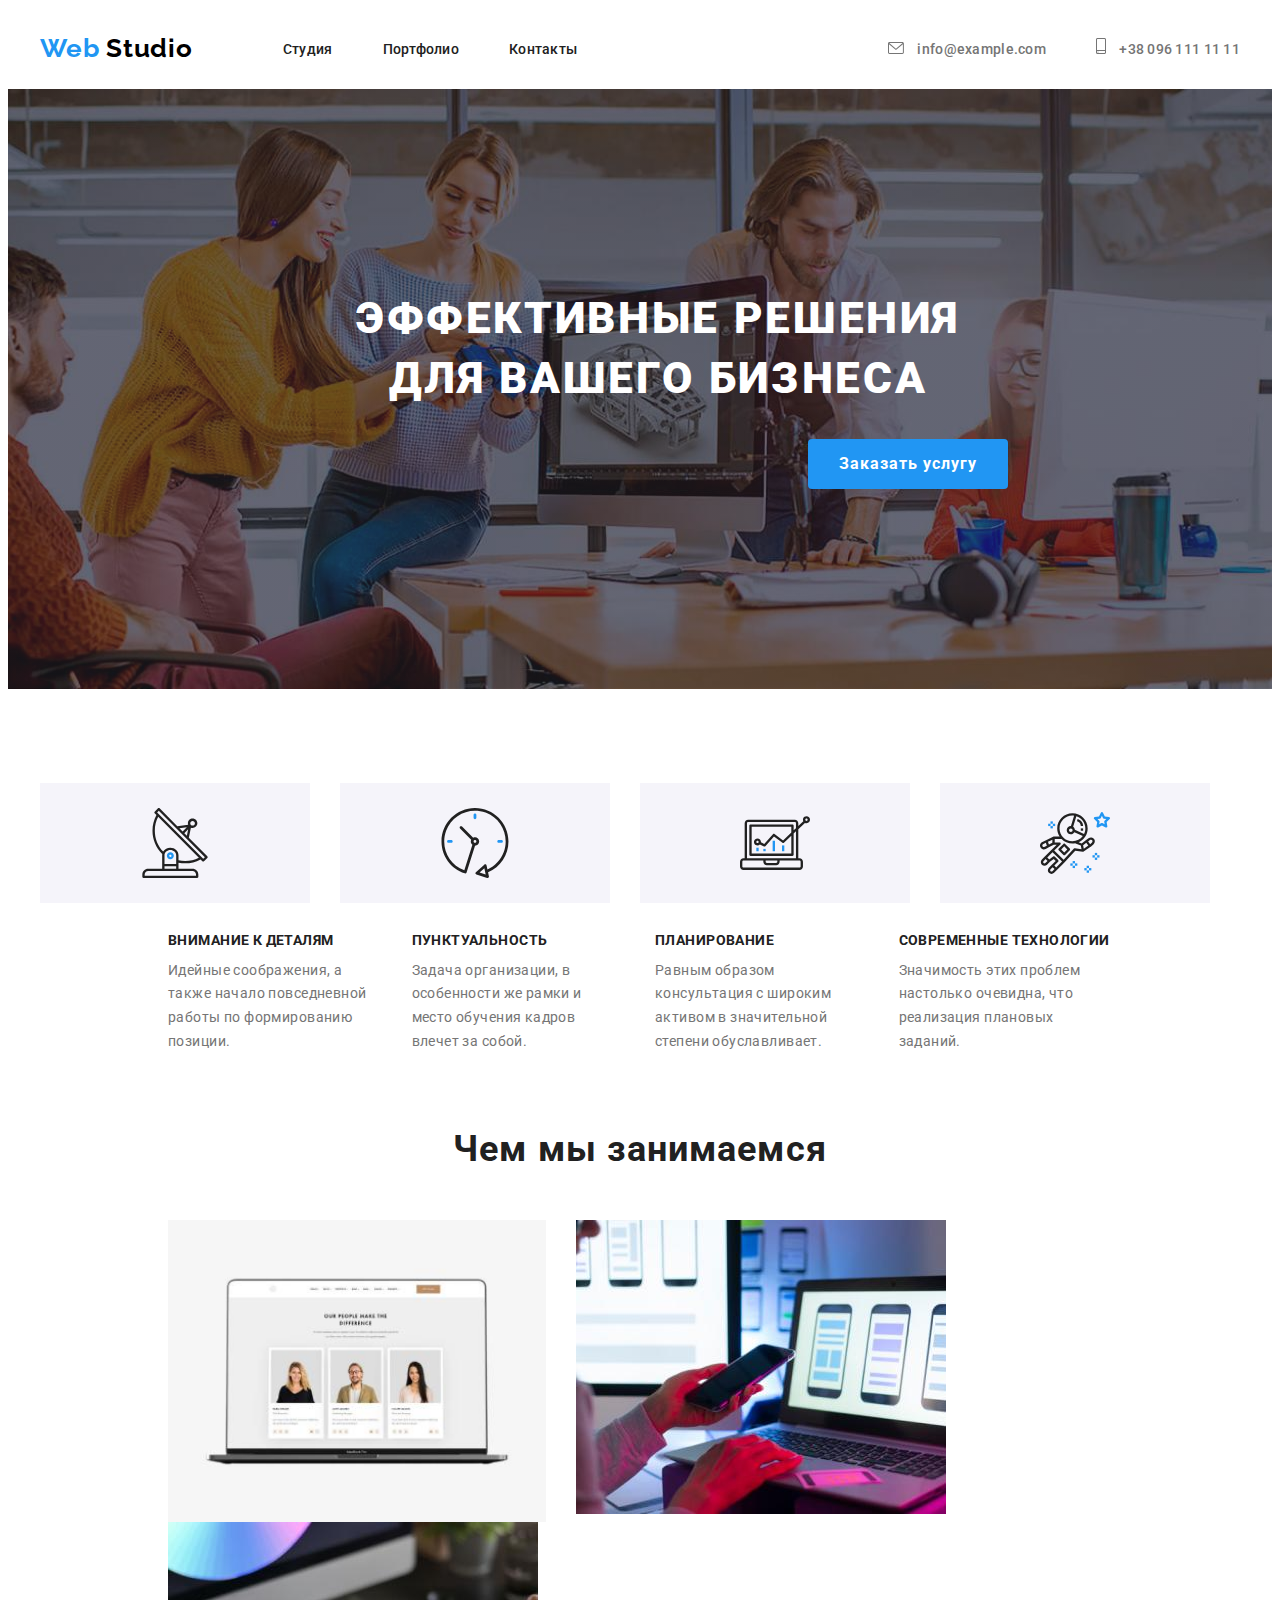
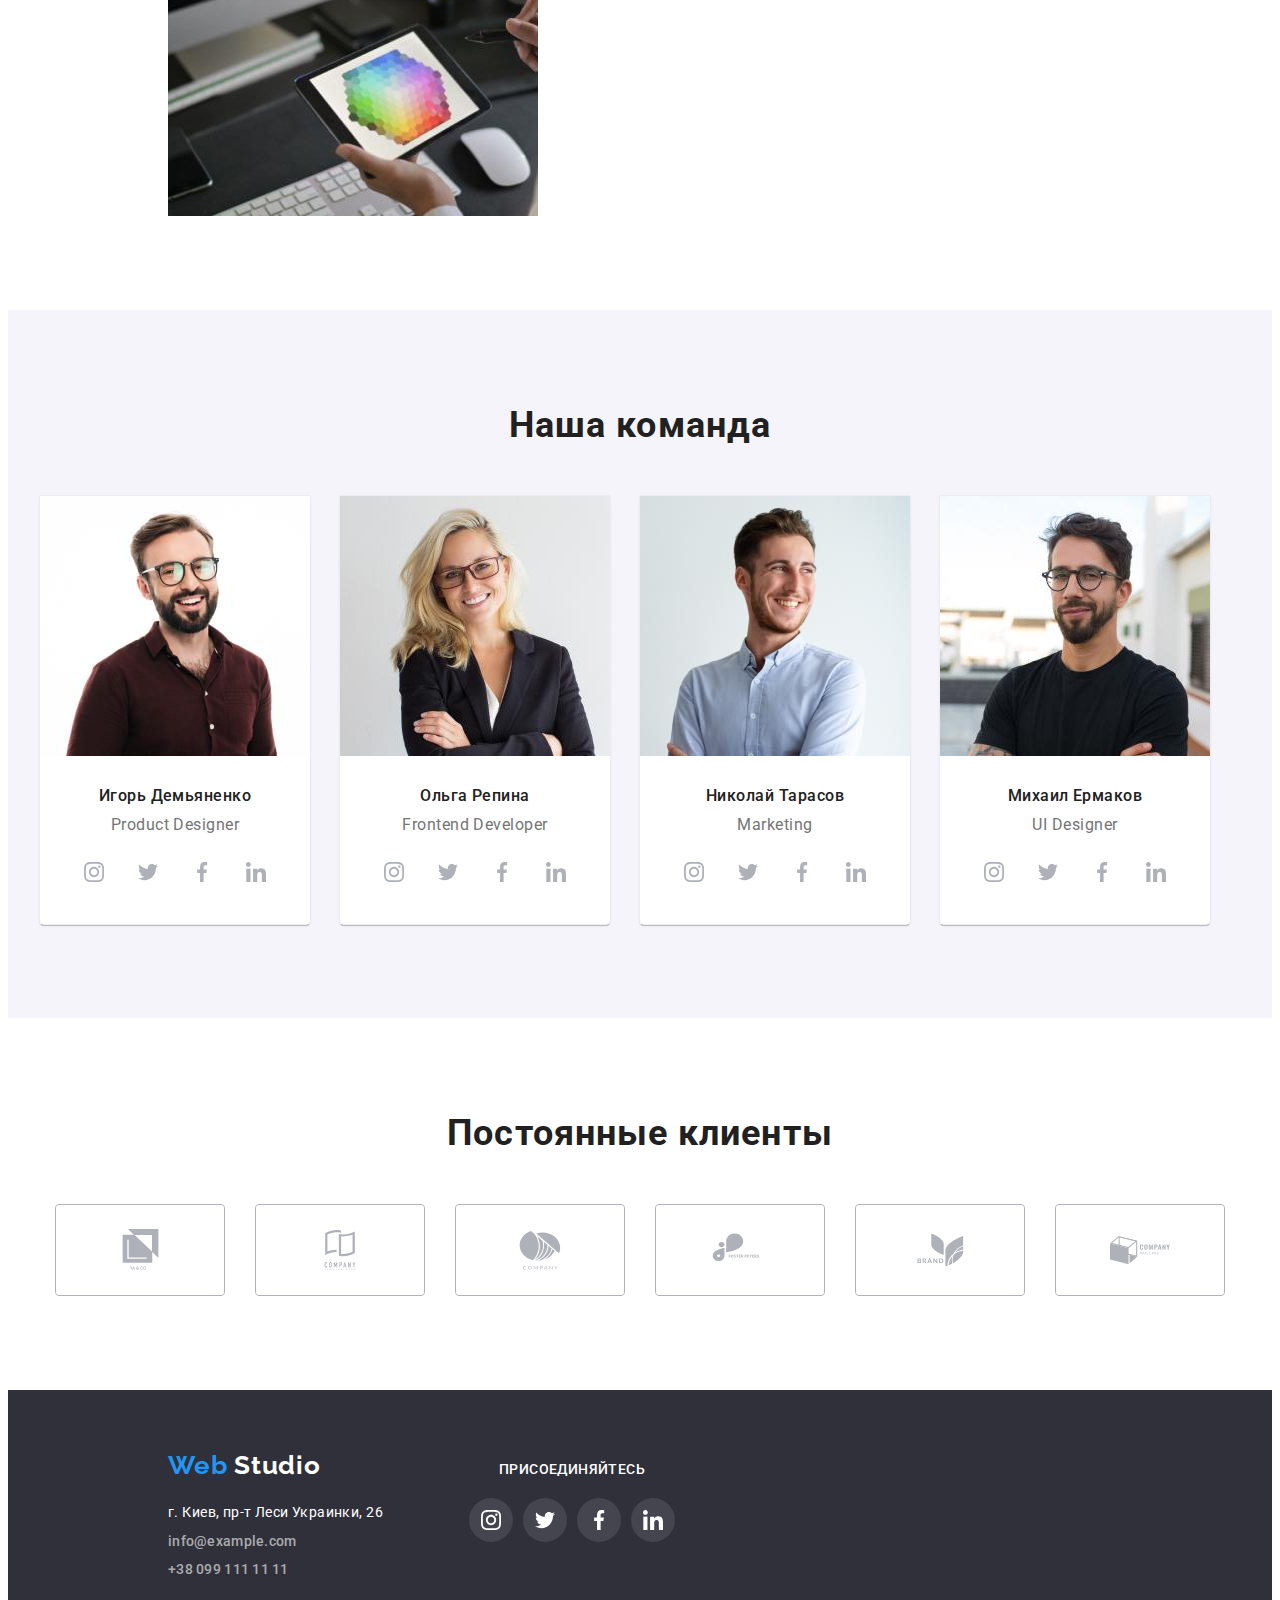
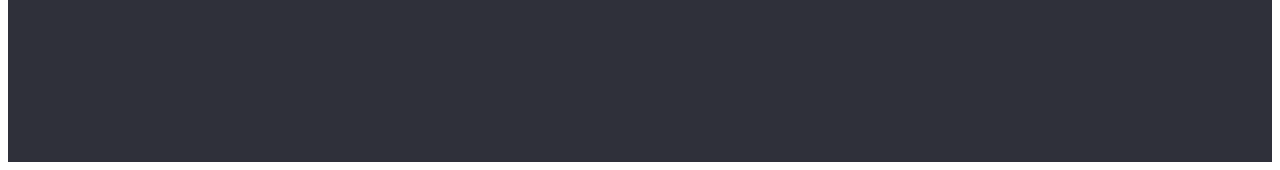
<file: index.html>
<!DOCTYPE html>
<html lang="ru">

<head>
    <meta charset="UTF-8">
    <meta http-equiv="X-UA-Compatible" content="IE=edge">
    <meta name="viewport" content="width=device-width, initial-scale=1.0">
    <title>Document</title>
    <link rel="preconnect" href="https://fonts.googleapis.com">
    <link rel="preconnect" href="https://fonts.gstatic.com" crossorigin>
    <link href="https://fonts.googleapis.com/css2?family=Raleway:wght@700&family=Roboto:wght@400;500;700;900&display=swap"
        rel="stylesheet">
    <link rel="stylesheet" href="https://cdnjs.cloudflare.com/ajax/libs/modern-normalize/1.1.0/modern-normalize.min.css"
        integrity="sha512-wpPYUAdjBVSE4KJnH1VR1HeZfpl1ub8YT/NKx4PuQ5NmX2tKuGu6U/JRp5y+Y8XG2tV+wKQpNHVUX03MfMFn9Q=="
        crossorigin="anonymous" referrerpolicy="no-referrer" />
    <link rel="stylesheet" href="./css/styles.css" />
</head>

<body>
   <header class="header section">
    <div class="container header-container">
    <nav class="header-navigation">
        <a href="" class="header-logo link">
            <span class="header-logo-first-word">Web</span>
            <span class="header-logo-second-word">Studio</span> </a>
            <ul class="list header-list">
                <li class="header-item"><a class="link header-link" href="./index.html">Студия</a></li>
                <li class="header-item"><a class="link header-link" href="./portfolio.html">Портфолио</a></li>
                <li class="header-item"><a class="link header-link" href="">Контакты</a></li>
            </ul>
    </nav>
    <div class="header-connect">
    <ul class="header-contacts list">
        <li class="header-contacts-item">
            <a class="header-mail link" href="mailto:info@example.com">
                <svg class="header-contacts-icon" width="16" height="12">
                    <use href="./images/symbol-defs.svg#icon-envelope"></use>
                </svg>
                info@example.com</a></li>
        <li><a class="header-tel link" href="tel:+380961111111">
            <svg class="header-contacts-icon" width="10" height="16">
                <use href="./images/symbol-defs.svg#icon-smartphone"></use>
            </svg>
            +38 096 111 11 11</a></li>
    </ul>
</ul>
</div>
    </div>
   </header> 

   <main>
    <section class="hero">
        <div class="container h-title">
            <h1 class="hero-title">Эффективные решения для вашего бизнеса</h1>
            <button class="hero-btn" type="button">Заказать услугу</button>
        </div>
    </section>
    <section class="benefits section limit">
        <h2 class="visually-hidden">Преимущества</h2>
            <ul class="benefits-images-list list">
                <li class="benefits-images-item"> 
                    <a href="" class="benefits-images-link">
                        <svg class="benefits-images-icon" width="70" height="70">
                            <use href="./images/symbol-defs.svg#icon-antenna-1"></use>
                        </svg>
                    </a>
                </li>
                <li class="benefits-images-item">
                    <a href="" class="benefits-images-link">
                        <svg class="benefits-images-icon" width="70" height="70">
                            <use href="./images/symbol-defs.svg#icon-clock-1"></use>
                        </svg>
                    </a>
                </li>
                <li class="benefits-images-item">
                    <a href="" class="benefits-images-link">
                        <svg class="benefits-images-icon" width="70" height="70">
                            <use href="./images/symbol-defs.svg#icon-diagram-1"></use>
                        </svg>
                    </a>
                </li>
                <li class="benefits-images-item">
                    <a href="" class="benefits-images-link">
                        <svg class="benefits-images-icon" width="70" height="70">
                            <use href="./images/symbol-defs.svg#icon-astronaut-1"></use>
                        </svg>
                    </a>
                </li>
            </ul>
        <ul class="benefits-list list">
            <li class="benefits-item">
                <h3 class="benefits-title">Внимание к деталям</h3>
                <p class="benefits-text">Идейные соображения, а также начало повседневной работы по формированию позиции.</p>
            </li>
            <li class="benefits-item">
                <h3 class="benefits-title">Пунктуальность</h3>
                <p class="benefits-text">Задача организации, в особенности же рамки и место обучения кадров влечет за собой.</p>
            </li>
            <li class="benefits-item">
                <h3 class="benefits-title">Планирование</h3>
                <p class="benefits-text">Равным образом консультация с широким активом в значительной степени обуславливает.</p>
            </li>
            <li class="benefits-item">
                <h3 class="benefits-title">Современные технологии</h3>
                <p class="benefits-text">Значимость этих проблем настолько очевидна, что реализация плановых заданий.</p>
            </li>
        </ul>
    </section>
    <section class="our-work section">
        <h2 class="our-work-title">Чем мы занимаемся</h2>
        <ul class="our-work-list list">
            <li class="our-work-item">
                <img src="./images/hw2_1.jpg" alt="человек набирает на клавиатуре" width="378" height="302"/>
            </li>
            <li class="our-work-item">
                <img src="./images/2.jpg" alt="экраны смартфонов" width="370" height="294"/>
            </li>
            <li class="our-work-item">
                <img src="./images/3.jpg" alt="цветовая матрица" width="370" height="294"/>
            </li>
        </ul>
    </section>
    <section class="team section">
        <div class="container">
        <h2 class="team-title">Наша команда</h2>
        <ul class="team-list list">
            <li class="team-item">
                <img src="./images/nashkomanda1.jpg" alt="фото Игоря Демьяненко" width="270" height="260" />
                <div class="card-content">
                <h3 class="team-item-title">Игорь Демьяненко</h3>
                <p class="team-item-text" lang="en">Product Designer</p>
                    <ul class="team-social-list list">
                        <li class="team-social-item">
                            <a href="" class="team-social-link">
                                <svg class="team-social-icon" width="20" height="20">
                                    <use href="./images/symbol-defs.svg#icon-instagram-2"></use>
                                </svg>
                            </a>
                        </li>
                        <li class="team-social-item">
                            <a href="" class="team-social-link">
                                <svg class="team-social-icon" width="20" height="20">
                                    <use href="./images/symbol-defs.svg#icon-twitter-1"></use>
                                </svg>
                            </a>
                        </li>
                        <li class="team-social-item">
                            <a href="" class="team-social-link">
                                <svg class="team-social-icon" width="20" height="20">
                                    <use href="./images/symbol-defs.svg#icon-facebook-1"></use>
                                </svg>
                            </a>
                        </li>
                        <li class="team-social-item">
                            <a href="" class="team-social-link">
                                <svg class="team-social-icon" width="20" height="20">
                                    <use href="./images/symbol-defs.svg#icon-linkedin-1"></use>
                                </svg>
                            </a>
                        </li>
                        </ul>
            </div>
            </li>
        
            <li class="team-item">
                <img src="./images/nashkomanda2.jpg" alt="фото Ольги Репиной" width="270" height="260" />
                <div class="card-content">
                <h3 class="team-item-title">Ольга Репина</h3>
                <p class="team-item-text" lang="en">Frontend Developer</p>
            <ul class="team-social-list list">
                <li class="team-social-item">
                    <a href="" class="team-social-link">
                        <svg class="team-social-icon" width="20" height="20">
                            <use href="./images/symbol-defs.svg#icon-instagram-2"></use>
                        </svg>
                    </a>
                </li>
                <li class="team-social-item">
                    <a href="" class="team-social-link">
                        <svg class="team-social-icon" width="20" height="20">
                            <use href="./images/symbol-defs.svg#icon-twitter-1"></use>
                        </svg>
                    </a>
                </li>
                <li class="team-social-item">
                    <a href="" class="team-social-link">
                        <svg class="team-social-icon" width="20" height="20">
                            <use href="./images/symbol-defs.svg#icon-facebook-1"></use>
                        </svg>
                    </a>
                </li>
                <li class="team-social-item">
                    <a href="" class="team-social-link">
                        <svg class="team-social-icon" width="20" height="20">
                            <use href="./images/symbol-defs.svg#icon-linkedin-1"></use>
                        </svg>
                    </a>
                </li>
            </ul>
            </div>
            </li>
            <li class="team-item">
                <img src="./images/nashkomanda3.jpg" alt="фото Николая Тарасова" width="270" height="260" />
                <div class="card-content">
                <h3 class="team-item-title">Николай Тарасов</h3>
                <p class="team-item-text" lang="en">Marketing</p>
            <ul class="team-social-list list">
                <li class="team-social-item">
                    <a href="" class="team-social-link">
                        <svg class="team-social-icon" width="20" height="20">
                            <use href="./images/symbol-defs.svg#icon-instagram-2"></use>
                        </svg>
                    </a>
                </li>
                <li class="team-social-item">
                    <a href="" class="team-social-link">
                        <svg class="team-social-icon" width="20" height="20">
                            <use href="./images/symbol-defs.svg#icon-twitter-1"></use>
                        </svg>
                    </a>
                </li>
                <li class="team-social-item">
                    <a href="" class="team-social-link">
                        <svg class="team-social-icon" width="20" height="20">
                            <use href="./images/symbol-defs.svg#icon-facebook-1"></use>
                        </svg>
                    </a>
                </li>
                <li class="team-social-item">
                    <a href="" class="team-social-link">
                        <svg class="team-social-icon" width="20" height="20">
                            <use href="./images/symbol-defs.svg#icon-linkedin-1"></use>
                        </svg>
                    </a>
                </li>
            </ul>
            </div>
            </li>
            <li class="team-item">
                <img src="./images/nashkomanda4.jpg" alt="фото Михаила Ермакова" width="270" height="260" />
                <div class="card-content">
                <h3 class="team-item-title">Михаил Ермаков</h3>
                <p class="team-item-text" lang="en">UI Designer</p>
            <ul class="team-social-list list">
                <li class="team-social-item">
                    <a href="" class="team-social-link">
                        <svg class="team-social-icon" width="20" height="20">
                            <use href="./images/symbol-defs.svg#icon-instagram-2"></use>
                        </svg>
                    </a>
                </li>
                <li class="team-social-item">
                    <a href="" class="team-social-link">
                        <svg class="team-social-icon" width="20" height="20">
                            <use href="./images/symbol-defs.svg#icon-twitter-1"></use>
                        </svg>
                    </a>
                </li>
                <li class="team-social-item">
                    <a href="" class="team-social-link">
                        <svg class="team-social-icon" width="20" height="20">
                            <use href="./images/symbol-defs.svg#icon-facebook-1"></use>
                        </svg>
                    </a>
                </li>
                <li class="team-social-item">
                    <a href="" class="team-social-link">
                        <svg class="team-social-icon" width="20" height="20">
                            <use href="./images/symbol-defs.svg#icon-linkedin-1"></use>
                        </svg>
                    </a>
                </li>
            </ul>
            </div>
            </li>
        </ul>
        </div>
    </section>
   </main>

    <section class="regular-customers section">
        <div class="regular-customers-container container">
            <h2 class="regular-customers-title">Постоянные клиенты</h2>
            <ul class="regular-customers-list list">
                <li class="regular-customers-item">
                    <a href="" class="regular-customers-link">
                    <svg class="regular-customers-icon" width="41" height="47">
                        <use href="./images/symbol-defs.svg#icon-group"></use>
                    </svg>
                    </a>
                </li>
                <li class="regular-customers-item">
                    <a href="" class="regular-customers-link">
                    <svg class="team-social-icon" width="40" height="52">
                        <use href="./images/symbol-defs.svg#icon-group-1"></use>
                    </svg>
                    </a>
                </li>
                <li class="regular-customers-item">
                    <a href="" class="regular-customers-link">
                    <svg class="regular-customers-icon" width="44" height="42">
                        <use href="./images/symbol-defs.svg#icon-group-2"></use>
                    </svg>
                    </a>
                </li>
                <li class="regular-customers-item">
                    <a href="" class="regular-customers-link">
                    <svg class="regular-customers-icon" width="106" height="60">
                        <use href="./images/symbol-defs.svg#icon-group-3"></use>
                    </svg>
                    </a>
                </li>
                <li class="regular-customers-item">
                    <a href="" class="regular-customers-link">
                    <svg class="regular-customers-icon" width="63" height="46">
                        <use href="./images/symbol-defs.svg#icon-group-4"></use>
                    </svg>
                    </a>
                </li>
                <li class="regular-customers-item">
                    <a href="" class="regular-customers-link">
                    <svg class="regular-customers-icon" width="106" height="60">
                        <use href="./images/symbol-defs.svg#icon-Object"></use>
                    </svg>
                    </a>
                </li>
            </ul>
            
        </div>
    </section>

   <footer class="footer">
       <div class="footer-container">
       <div class="left-container">
    <h2 class="visually-hidden">Контакты</h2>
    <a href="" class="footer-logo link">
    <span class="footer-logo-first-word">Web</span>
    <span class="footer-logo-second-word">Studio</span> </a>
    <address class="contacts-address">
        <ul class="footer-list list">
            <li>
                <a class="address-link link" href="https://goo.gl/maps/wAJw6rY4cvXXhtLZ8" target="_blank" rel="noopener noreferrer">г. Киев, пр-т Леси Украинки, 26</a>
            </li>
            <li>
                <a class="footer-mail link" href="mailto:info@example.com">info@example.com</a>
            </li>
            <li>
                <a class="footer-tel link" href="tel:+380991111111">+38 099 111 11 11</a>
            </li>
        </ul>
    </address>
    </div>
    <div class="right-container" >
        <h3 class="follow-us-title">присоединяйтесь</h3>
        <ul class="follow-us-list list">
            <li class="follow-us-item">
                <a href="" class="follow-us-link">
                    <svg class="follow-us-icon" width="20" height="20">
                        <use href="./images/symbol-defs.svg#icon-instagram-2"></use>
                    </svg>
                </a>
            </li>
            <li class="follow-us-item">
                <a href="" class="follow-us-link">
                    <svg class="follow-us-icon" width="20" height="20">
                        <use href="./images/symbol-defs.svg#icon-twitter-1"></use>
                    </svg>
                </a>
            </li>
            <li class="follow-us-item">
                <a href="" class="follow-us-link">
                    <svg class="follow-us-icon" width="20" height="20">
                        <use href="./images/symbol-defs.svg#icon-facebook-1"></use>
                    </svg>
                </a>
            </li>
            <li class="follow-us-item">
                <a href="" class="follow-us-link">
                    <svg class="follow-us-icon" width="20" height="20">
                        <use href="./images/symbol-defs.svg#icon-linkedin-1"></use>
                    </svg>
                </a>
            </li>
        </ul>
    </div>
    </div>
   </footer>
</body>
</html>
</file>
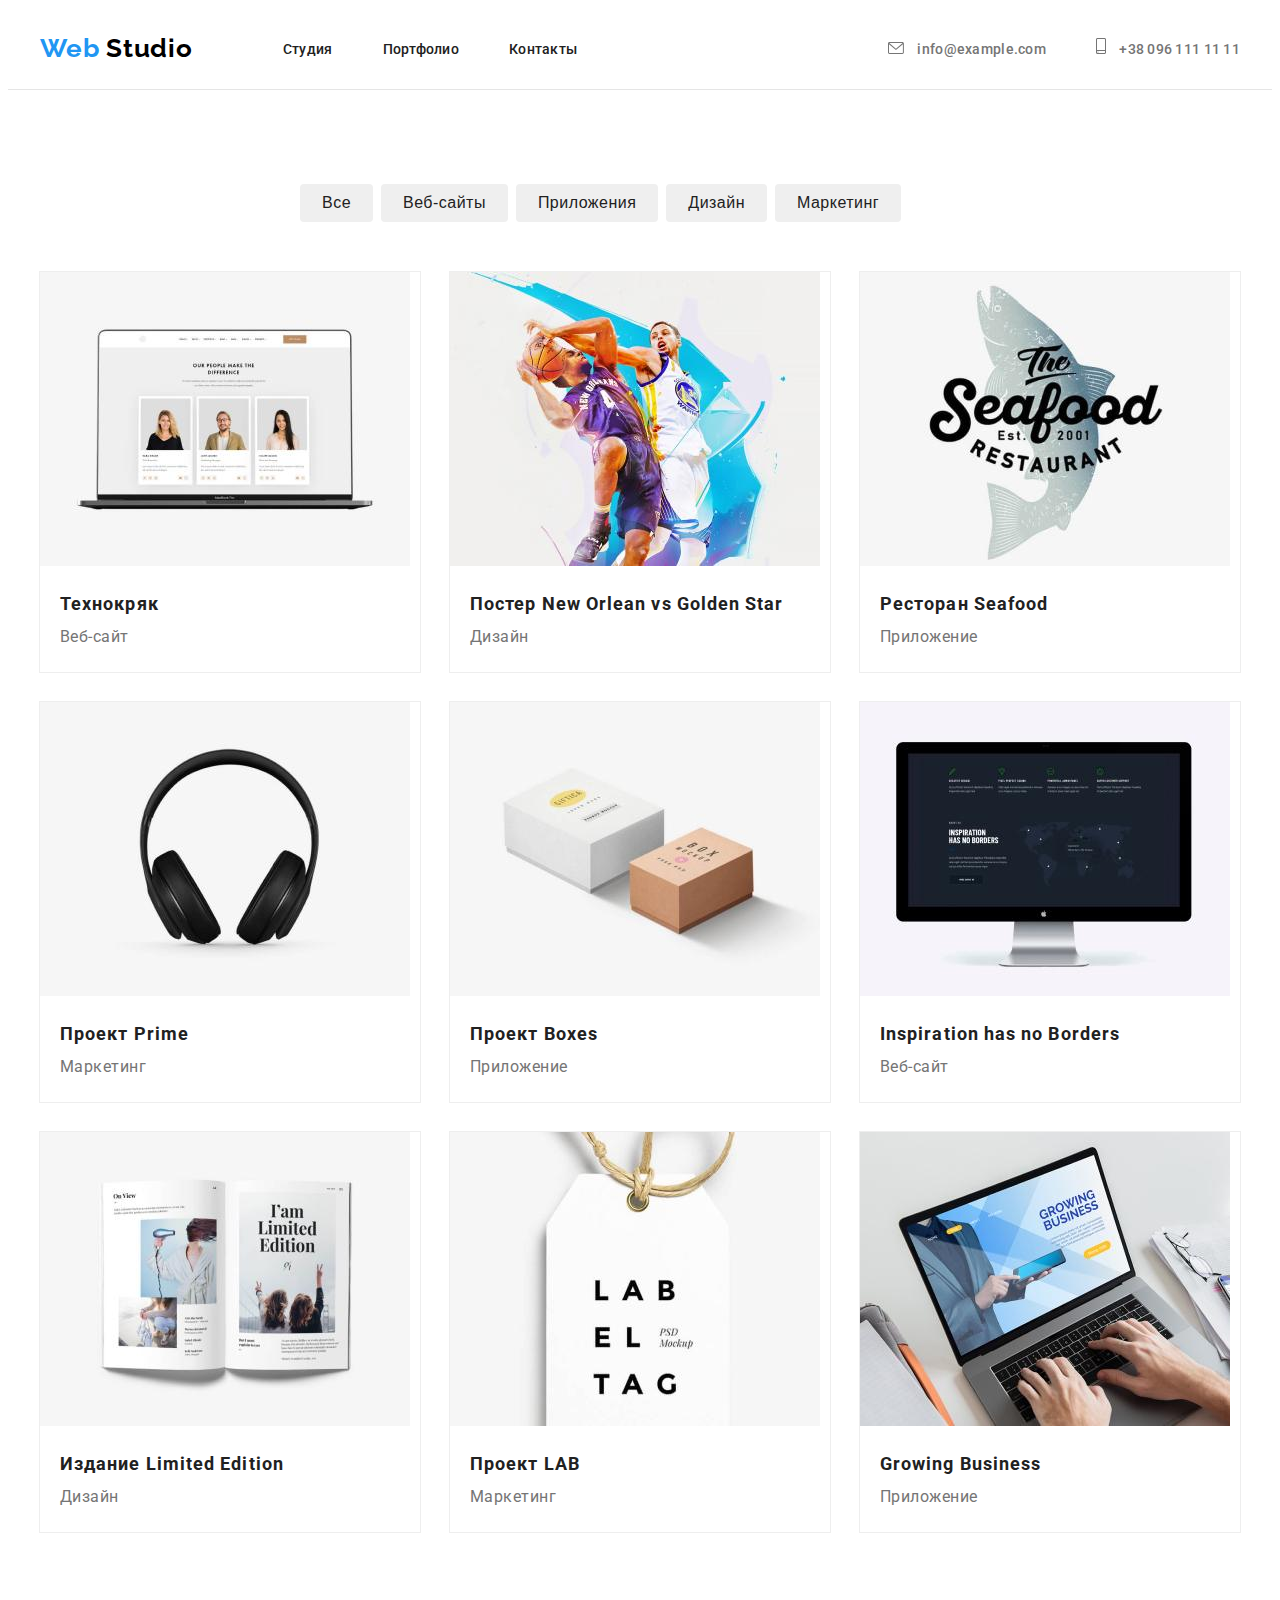
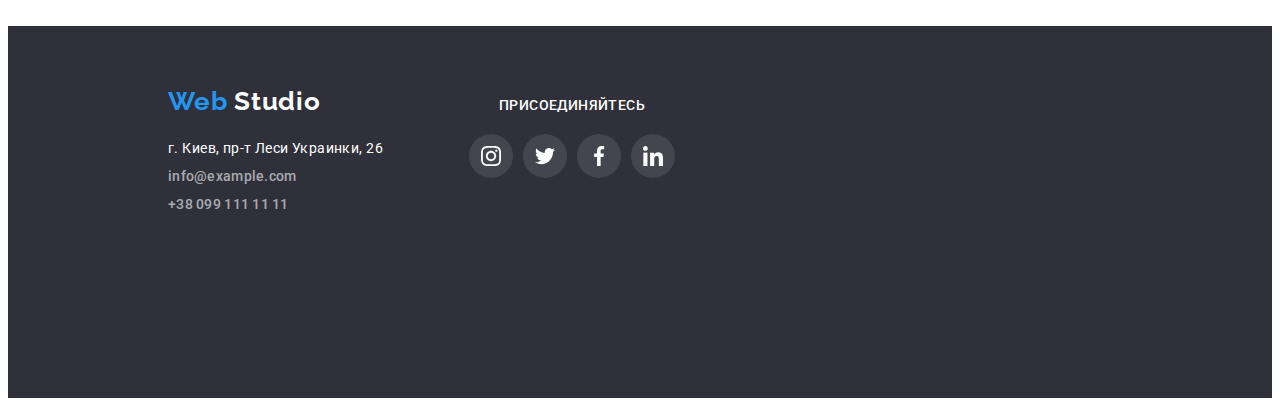
<file: portfolio.html>
<!DOCTYPE html>
<html lang="ru">

<head>
    <meta charset="UTF-8">
    <meta http-equiv="X-UA-Compatible" content="IE=edge">
    <meta name="viewport" content="width=device-width, initial-scale=1.0">
    <title>Document</title>
    <link rel="preconnect" href="https://fonts.googleapis.com">
    <link rel="preconnect" href="https://fonts.gstatic.com" crossorigin>
    <link href="https://fonts.googleapis.com/css2?family=Raleway:wght@700&family=Roboto:wght@400;500;700;900&display=swap"
        rel="stylesheet">
    <link rel="stylesheet" href="https://cdnjs.cloudflare.com/ajax/libs/modern-normalize/1.1.0/modern-normalize.min.css"
        integrity="sha512-wpPYUAdjBVSE4KJnH1VR1HeZfpl1ub8YT/NKx4PuQ5NmX2tKuGu6U/JRp5y+Y8XG2tV+wKQpNHVUX03MfMFn9Q=="
        crossorigin="anonymous" referrerpolicy="no-referrer" />
    <link rel="stylesheet" href="./css/portfoliostyles.css" />
</head>

<body>
    <header class="header">
        <div class="container header-container">
        <nav class="header-navigation">
            <a href="" class="header-logo link">
                <span class="header-logo-first-word">Web</span>
                <span class="header-logo-second-word">Studio</span> </a>
            <ul class="list header-list">
                <li class="header-item"><a class="link header-link" href="./index.html">Студия</a></li>
                <li class="header-item"><a class="link header-link" href="./portfolio.html">Портфолио</a></li>
                <li class="header-item"><a class="link header-link" href="">Контакты</a></li>
            </ul>
        </nav>
        <div class="header-connect">
        <ul class="header-contacts list">
            <li><a class="header-mail link" href="mailto:info@example.com">
                <svg class="header-contacts-icon" width="16" height="12">
                    <use href="./images/symbol-defs.svg#icon-envelope"></use>
                </svg>
                info@example.com</a></li>
            <li><a class="header-tel link" href="tel:+380961111111">
                <svg class="header-contacts-icon" width="10" height="16">
                    <use href="./images/symbol-defs.svg#icon-smartphone"></use>
                </svg>
                +38 096 111 11 11</a></li>
        </ul></div>
        </div>
    </header>

    <main>
        <section class="hero section">
            <div class="container">
            <h1 class="visually-hidden">Портфолио</h1>
                <ul class="btn-list list">
                    <li class="btn-list-item"><button class="hero-btn" type="button">Все</button></li>
                    <li class="btn-list-item"><button class="hero-btn" type="button">Веб-сайты</button></li>
                    <li class="btn-list-item"><button class="hero-btn" type="button">Приложения</button></li>
                    <li class="btn-list-item"><button class="hero-btn" type="button">Дизайн</button></li>
                    <li class="btn-list-item"><button class="hero-btn" type="button">Маркетинг</button></li>
                </ul>
            <h2 class="visually-hidden"> Меню</h2>
                <ul class="menu-list list">
                    <li class="menu-item">
                        <img src="./images/hw2_1.jpg" alt="Открытая страница сайта на экране ноутбука" width="370" height="294" />
                        <div class="card-content">
                        <h3 class="menu-title">Технокряк</h3>
                        <p class="menu-text">Веб-сайт</p></div>
                    </li>
                    <li class="menu-item">
                        <img src="./images/hw2_2.jpg" alt="Играющие баскетболисты" width="370" height="294" />
                        <div class="card-content">
                        <h3 class="menu-title">Постер New Orlean vs Golden Star</h3>
                        <p class="menu-text">Дизайн</p></div>
                    </li>
                    <li class="menu-item">
                        <img src="./images/hw2_3.jpg" alt="Логотип ресторана Seafood" width="370" height="294" />
                        <div class="card-content">
                        <h3 class="menu-title">Ресторан Seafood</h3>
                        <p class="menu-text">Приложение</p></div>
                    </li>
                    <li class="menu-item">
                        <img src="./images/hw2_4.jpg" alt="Накладные наушники" width="370" height="294" />
                        <div class="card-content">
                        <h3 class="menu-title">Проект Prime</h3>
                        <p class="menu-text">Маркетинг</p></div>
                    </li>
                    <li class="menu-item">
                        <img src="./images/hw2_5.jpg" alt="Две маленькие картонные коробки" width="370" height="294" />
                        <div class="card-content">
                        <h3 class="menu-title">Проект Boxes</h3>
                        <p class="menu-text">Приложение</p></div>
                    </li>
                    <li class="menu-item">
                        <img src="./images/hw2_6.jpg" alt="Экран монитора" width="370" height="294" />
                        <div class="card-content">
                        <h3 class="menu-title">Inspiration has no Borders</h3>
                        <p class="menu-text">Веб-сайт</p></div>
                    </li>
                    <li class="menu-item">
                        <img src="./images/hw2_7.jpg" alt="Разворот журнала" width="370" height="294" />
                        <div class="card-content">
                        <h3 class="menu-title">Издание Limited Edition</h3>
                        <p class="menu-text">Дизайн</p></div>
                    </li>
                    <li class="menu-item">
                        <img src="./images/hw2_8.jpg" alt="Табличка с лого" width="370" height="294" />
                        <div class="card-content">
                        <h3 class="menu-title">Проект LAB</h3>
                        <p class="menu-text">Маркетинг</p></div>
                    </li>
                    <li class="menu-item">
                        <img src="./images/hw2_9.jpg" alt="Руки человека работающего на ноутбуке" width="370" height="294" />
                        <div class="card-content">
                        <h3 class="menu-title">Growing Business</h3>
                        <p class="menu-text">Приложение</p></div>
                    </li>
                </ul>
                </div>
        </section>
    </main>

    <footer class="footer">
        <div class="footer-container">
            <div class="left-container">
                <h2 class="visually-hidden">Контакты</h2>
                <a href="" class="footer-logo link">
                    <span class="footer-logo-first-word">Web</span>
                    <span class="footer-logo-second-word">Studio</span> </a>
                <address class="contacts-address">
                    <ul class="footer-list list">
                        <li>
                            <a class="address-link link" href="https://goo.gl/maps/wAJw6rY4cvXXhtLZ8" target="_blank"
                                rel="noopener noreferrer">г. Киев, пр-т Леси Украинки, 26</a>
                        </li>
                        <li>
                            <a class="footer-mail link" href="mailto:info@example.com">info@example.com</a>
                        </li>
                        <li>
                            <a class="footer-tel link" href="tel:+380991111111">+38 099 111 11 11</a>
                        </li>
                    </ul>
                </address>
            </div>
            <div class="right-container">
                <h3 class="follow-us-title">присоединяйтесь</h3>
                <ul class="follow-us-list list">
                    <li class="follow-us-item">
                        <a href="" class="follow-us-link">
                            <svg class="follow-us-icon" width="20" height="20">
                                <use href="./images/symbol-defs.svg#icon-instagram-2"></use>
                            </svg>
                        </a>
                    </li>
                    <li class="follow-us-item">
                        <a href="" class="follow-us-link">
                            <svg class="follow-us-icon" width="20" height="20">
                                <use href="./images/symbol-defs.svg#icon-twitter-1"></use>
                            </svg>
                        </a>
                    </li>
                    <li class="follow-us-item">
                        <a href="" class="follow-us-link">
                            <svg class="follow-us-icon" width="20" height="20">
                                <use href="./images/symbol-defs.svg#icon-facebook-1"></use>
                            </svg>
                        </a>
                    </li>
                    <li class="follow-us-item">
                        <a href="" class="follow-us-link">
                            <svg class="follow-us-icon" width="20" height="20">
                                <use href="./images/symbol-defs.svg#icon-linkedin-1"></use>
                            </svg>
                        </a>
                    </li>
                </ul>
            </div>
        </div>
    </footer>
    </body>
    
    </html>
</file>
<file: css/styles.css>
:root {
    --first-title-color: #ffffff;
    --second-title-color: #212121;
    --third-title-color:#212121;
    --main-text-color: #212121;
    --second-text-color: #757575;
    --header-text-color:#212121;
    --accent-color: #2196F3;
}

p,
h1,
h2,
h3,
h4
h5
h6{
    margin: 0;
}

ul {
    margin: 0;
    padding: 0;
}

img {
    display: block;
    max-width: 100%;
}

.container {
    width: 1200px;
    padding-left: 15px;
    padding-right: 15px;
    margin: 0 auto;
}
.section{
    padding-top:94px ;
    padding-bottom:94px ;
}
button {
    cursor: pointer;
}


body {
    font-family: "Roboto", sans-serif;
    color: var(--main-text-color);
}

.list {
    list-style: none;
}
.link {
    text-decoration: none;
}

.visually-hidden {
    position: absolute;
    white-space: nowrap;
    width: 1px;
    height: 1px;
    overflow: hidden;
    border: 0;
    padding: 0;
    clip: rect(0 0 0 0);
    clip-path: inset(50%);
    margin: -1px;
}

/* -----------------------HEADER--------------------- */

.header {
    padding-top: 25px;
    padding-bottom: 25px;
}
.header-logo{
font-family: Raleway;
font-weight: 700;
font-size: 26px;
line-height: 1.19;
letter-spacing: 0.03em;
margin-right: 90px;
}
.header-logo-first-word{
    color: #2196F3;
}
.header-logo-second-word{
    color: #000000;
}

.header-list{
    display: flex;
}

.header-navigation {
    display: flex;
    align-items: center;
}

.header-container {
    display: flex;
    align-items: center;
}

.header-item:not(:last-child) {
    margin-right: 50px;
}

.header-link {
font-family: Roboto;
font-weight: 500;
font-size: 14px;
line-height: 1.14;
letter-spacing: 0.02em;
color: var(--main-text-color);
}

.header-link:hover,
.header-link:focus {
    color: var(--accent-color);
}

.header-connect {
    margin-left: auto;
}

.header-contacts{
    display: flex;
    align-items: center;
}

.header-mail{
font-weight: 500;
font-size: 14px;
line-height: 1.14;
letter-spacing: 0.02em;
color:var(--second-text-color);
margin-right: 50px;
}

.header-contacts-icon{
margin-right:10px ;
fill: currentColor;
}

.header-mail:hover,
.header-mail:focus{
    color: var(--accent-color);
}

.header-tel{
font-weight: 500;
font-size: 14px;
line-height: 1.14;
letter-spacing: 0.02em;
color:var(--second-text-color);
}
.header-tel:hover,
.header-tel:focus {
    color: var(--accent-color);
}

/* -----------------------HERO--------------------- */

.hero {
    background-color: #2F303A;
    background-image: linear-gradient(
            rgba(47, 48, 58, 0.4),
            rgba(47, 48, 58, 0.4)
        ),
        url(../images/herobgimg.jpg);
    background-repeat: no-repeat;
    background-position: center;
    background-size: cover;
}
.h-title{
padding: 200px 300px 200px 300px;
}

.hero-title{
font-weight: 900;
font-size: 44px;
line-height: 1.36;
text-align: center;
letter-spacing: 0.06em;
text-transform: uppercase;
color:var(--first-title-color);
width: 700px;
margin: 0;
}
.hero-btn{
font-family:inherit;
font-weight: 700;
font-size: 16px;
line-height: 1.87;
color: #FFFFFF;
background-color: #2196F3;
align-items: center;
letter-spacing: 0.06em;
min-width: 200px;
min-height: 50px;
border: none;
border-radius: 4px;
margin: 0 auto;
display: block;
margin-top: 30px;
}

.hero-btn:hover,
.hero-btn:focus {
    background-color: #188CE8;
}

/* -----------------------BENEFITS--------------------- */


.benefits-images-list {
    display: flex;
    justify-content: center;
    padding-right: 30px;
}

.benefits-images-item {
    width: 270px;
    height: 120px;
    background-color: #F5F4FA;
    margin-bottom: 30px;
}
.benefits-images-item:not(:last-child) {
    margin-right: 30px;
}
.benefits-images-link{
    width: 100%;
    height: 100%;
    border-radius: 4px;
    display: flex;
    align-items: center;
    justify-content: center;
}

.benefits-list{
    display: flex;
    align-items: center;
    padding-left: 160px;
    padding-right: 160px;
}
.benefits-item{
    width: 270px;
    height: 101px;
}
.benefits-item:not(:last-child) {
    margin-right: 30px;
}
.benefits-title{
font-weight: 700;
font-size: 14px;
line-height: 1.14;
letter-spacing: 0.03em;
text-transform: uppercase;
margin-bottom: 10px;
color: var(--main-text-color)
}
.benefits-text{
font-weight: 400;
font-size: 14px;
line-height: 1.71;
letter-spacing: 0.03em;
color: var(--second-text-color) ;
}
section.limit{
padding-bottom: 0px;
}
/* -----------------------OUR WORK--------------------- */
.our-work-list{
    display: flex;
    flex-wrap: wrap;
    margin-top: 50px;
    padding-left: 160px;
    padding-right: 160px;
}
.our-work-item:not(:last-child) {
    margin-right: 30px;
}

.our-work-title{
font-weight: 700;
font-size: 36px;
line-height: 1.17;
text-align: center;
letter-spacing: 0.03em;
color: var(--second-title-color);
}

/* -----------------------TEAM--------------------- */

.team{
    background-color: #F5F4FA;
}

.team-list{
    display: flex;
    flex-wrap: wrap;
}
.team-item{
    outline: 1px solid #EDEDF1;
    box-shadow: 0px 1px 3px rgba(0, 0, 0, 0.12), 
                0px 1px 1px rgba(34, 1, 1, 0.14),
                0px 2px 1px rgba(0, 0, 0, 0.2);
    border-radius: 0px 0px 4px 4px;
}

.team-item:not(:last-child){
    margin-right: 30px;
}
.card-content{
    background-color: #fff;
    padding: 30px;
}
.team-title{
font-weight: 700;
font-size: 36px;
line-height: 1.17;
text-align: center;
letter-spacing: 0.03em;
color: var(--second-title-color);
margin-bottom: 50px;
}
.team-item-title{
font-weight: 500;
font-size: 16px;
line-height: 1.19;
text-align: center;
letter-spacing: 0.03em;
margin-bottom: 10px;
color: var(--third-title-color);
}
.team-item-text{
font-weight: normal;
font-size: 16px;
line-height: 1.19;
text-align: center;
letter-spacing: 0.03em;
color: var(--second-text-color)
}

.team-social-list {
    display: flex;
    justify-content: center;
    margin-top: 16px;
}

.team-social-item {
    width: 44px;
    height: 44px;
}

.team-social-item + .team-social-item {
    margin-left: 10px;
}

.team-social-link {
    width: 100%;
    height: 100%;
    background-color: #ffffff;
    display: flex;
    align-items: center;
    justify-content: center;
    color: #AFB1B8;
}

.team-social-icon {
    fill: currentColor;
}

.team-social-link:hover,
.team-social-link:focus {
    border-radius: 50%;
    background-color: #2196F3;
    color: #ffffff;
}

/* -----------------------REGULAR CUSTOMERS--------------------- */

.regular-customers-title{
font-weight: 700;
font-size: 36px;
line-height: 1.17;
text-align: center;
letter-spacing: 0.03em;
color: var(--second-title-color);
margin-bottom: 50px;
}
.regular-customers-container{
    width: 1170px;
    height: 184px;
}

.regular-customers-list {
    display: flex;
    justify-content: center;
    margin-top: 16px;
}

.regular-customers-item {
    width: 170px;
    height: 92px;
border: 1px solid #AFB1B8;
box-sizing: border-box;
border-radius: 4px;
}
.regular-customers-item:not(:last-child) {
    margin-right: 30px;
}

.regular-customers-link {
    width: 100%;
    height: 100%;
    background-color: #ffffff;
    display: flex;
    align-items: center;
    justify-content: center;
    border-radius: 4px;
    color: #AFB1B8;
}

.regular-customers-link:hover,
.regular-customers-link:focus {
    border: 1px solid var(--accent-color); 
    color: var(--accent-color); 
}
.regular-customers-icon {
    fill: currentColor;
}

/* -----------------------FOOTER--------------------- */
.footer{
    background-color: #2F303A;
    flex-grow: 1;
    padding: 60px 0 60px 160px;
    height: 252px;
}
.footer-container{
    display: flex;
    align-items: baseline;
}

.footer-logo{
font-family: Raleway;
font-weight: 700;
font-size: 26px;
line-height: 1.19;
letter-spacing: 0.03em;
}
.footer-logo-first-word{
color: #2196F3;
}
.footer-logo-second-word{
color: #FFFFFF;
}

.footer-list{
margin-top: 20px;
width: 231px;
height: 81px;
}

.address-link{
font-style: normal;
font-weight: 400;
font-size: 14px;
line-height: 1.71;
letter-spacing: 0.03em;
color: #FFFFFF;
}
.address-link:hover,
.address-link:focus {
color: var(--accent-color);
}
.footer-mail{
font-weight: 500;
font-style: normal;
font-size: 14px;
margin-top:9px ;
margin-bottom:9px;
display: block;
line-height: 1.14;
letter-spacing: 0.02em;
color: rgba(255, 255, 255, 0.6);
}
.footer-mail:hover,
.footer-mail:focus {
color: var(--accent-color);
}

.footer-tel{
font-weight: 500;
font-style: normal;
font-size: 14px;
line-height: 1.14;
letter-spacing: 0.02em;
color: rgba(255, 255, 255, 0.6);
}
.footer-tel:hover,
.footer-tel:focus {
color: var(--accent-color);
}

.right-container{
margin-left: 70px;
}
.follow-us-title{
font-weight: 500;
font-size: 14px;
line-height: 1.14;
text-align: center;
letter-spacing: 0.03em;
text-transform: uppercase;
color: #FFFFFF;
margin-bottom: 20px;
}
.follow-us-list {
    display: flex;
    justify-content: center;
}

.follow-us-item {
    width: 44px;
    height: 44px;
}

.follow-us-item + .follow-us-item {
    margin-left: 10px;
}

.follow-us-link {
    width: 100%;
    height: 100%;
    background-color: rgba(255, 255, 255, 0.1);
    border-radius: 50%;
    display: flex;
    align-items: center;
    justify-content: center;
    color: #ffffff;
}

.follow-us-icon {
    fill: currentColor;
}

.follow-us-link:hover,
.follow-us-link:focus {
    background-color: #2196F3
}
</file>
<file: css/portfoliostyles.css>
:root {
    --first-title-color: #ffffff;
    --second-title-color: #212121;
    --third-title-color:#212121;
    --main-text-color: #212121;
    --second-text-color: #757575;
    --header-text-color:#212121;
    --accent-color: #2196F3;
}

p,
h1,
h2,
h3,
h4
h5
h6{
    margin: 0;
}

ul {
    margin: 0;
    padding: 0;
}

img {
    display: block;
    max-width: 100%;
}

.container {
    width: 1200px;
    padding-left: 15px;
    padding-right: 15px;
    margin: 0 auto;
}
.section{
    padding-top:94px ;
    padding-bottom:94px ;
}
button {
    cursor: pointer;
}

body {
    font-family: "Roboto", sans-serif;
    color: var(--main-text-color);
}

.list {
    list-style: none;
}
.link {
    text-decoration: none;
}

.visually-hidden {
    position: absolute;
    white-space: nowrap;
    width: 1px;
    height: 1px;
    overflow: hidden;
    border: 0;
    padding: 0;
    clip: rect(0 0 0 0);
    clip-path: inset(50%);
    margin: -1px;
}

/* -----------------------HEADER--------------------- */

.header {
    padding-top: 25px;
    padding-bottom: 25px;
    border-bottom:1px solid  #E5E5E5;
}
.header-logo{
font-family: Raleway;
font-weight: 700;
font-size: 26px;
line-height: 1.19;
letter-spacing: 0.03em;
margin-right: 90px;
}
.header-logo-first-word{
    color: #2196F3;
}
.header-logo-second-word{
    color: #000000;
}

.header-list{
    display: flex;
}

.header-navigation {
    display: flex;
    align-items: center;
}

.header-container {
    display: flex;
    align-items: center;
}

.header-item:not(:last-child) {
    margin-right: 50px;
}

.header-link {
font-family: Roboto;
font-weight: 500;
font-size: 14px;
line-height: 1.14;
letter-spacing: 0.02em;
color: var(--main-text-color);
}

.header-link:hover,
.header-link:focus {
    color: var(--accent-color);
}

.header-connect {
    margin-left: auto;
}

.header-contacts{
    display: flex;
    align-items: center;
}

.header-mail{
font-weight: 500;
font-size: 14px;
line-height: 1.14;
letter-spacing: 0.02em;
color:var(--second-text-color);
margin-right: 50px;
}
.header-mail:hover,
.header-mail:focus {
    color: var(--accent-color);
}
.header-contacts-icon{
margin-right:10px ;
fill: currentColor;
}
.header-tel{
font-weight: 500;
font-size: 14px;
line-height: 1.14;
letter-spacing: 0.02em;
color:var(--second-text-color);
}
.header-tel:hover,
.header-tel:focus {
    color: var(--accent-color);
}

/* -----------------------HERO--------------------- */
.btn-list{
    display: flex;
    margin-bottom: 50px;
    padding-left: 260px;
    padding-right: 260px;
}

.btn-list-item:not(:last-child){
margin-right: 8px;

}

.hero-btn{
font-weight: 500;
font-size: 16px;
line-height: 1.62;
text-align: center;
letter-spacing: 0.03em;
color:var(--main-text-color);
border: none;
padding: 6px 22px;
border-radius: 4px;
}

.hero-btn :hover,
.hero-btn :focus,
.hero-btn:active {
    color: #FFFFFF;
background-color: var(--accent-color);
box-shadow: 0px 3px 1px rgba(0, 0, 0, 0.1),
            0px 1px 2px rgba(0, 0, 0, 0.08),
            0px 2px 2px rgba(0, 0, 0, 0.12);
}

.menu-list {
    display: flex;
    flex-wrap: wrap;
    margin-right: -30px;
    margin-bottom: -30px;
}

.menu-item{
flex-basis: calc(100% / 3 - 30px);
margin-right: 30px;
margin-bottom:30px ;
outline: 1px solid #EEEEEE;
}
.menu-item:hover,
.menu-item:focus {
    cursor: pointer;
    box-shadow: 0px 1px 1px rgba(0, 0, 0, 0.12),
                0px 4px 4px rgba(0, 0, 0, 0.06), 
                1px 4px 6px rgba(0, 0, 0, 0.16);
}


.card-content{
    padding: 20px;
}
.menu-title{
font-weight: bold;
font-size: 18px;
line-height: 2;
letter-spacing: 0.06em;
color: var(--main-text-color);
}
.menu-text{
font-weight: normal;
font-size: 16px;
line-height: 1.87;
letter-spacing: 0.03em;
color: var(--second-text-color);
}

/* -----------------------FOOTER--------------------- */
.footer{
    background-color: #2F303A;
    flex-grow: 1;
    padding: 60px 0 60px 160px;
    height: 252px;
}
.footer-container{
    display: flex;
    align-items: baseline;
}

.footer-logo{
font-family: Raleway;
font-weight: 700;
font-size: 26px;
line-height: 1.19;
letter-spacing: 0.03em;
}
.footer-logo-first-word{
color: #2196F3;
}
.footer-logo-second-word{
color: #FFFFFF;
}

.footer-list{
margin-top: 20px;
width: 231px;
height: 81px;
}

.address-link{
font-style: normal;
font-weight: 400;
font-size: 14px;
line-height: 1.71;
letter-spacing: 0.03em;
color: #FFFFFF;
}
.address-link:hover,
.address-link:focus {
color: var(--accent-color);
}
.footer-mail{
font-weight: 500;
font-style: normal;
font-size: 14px;
margin-top:9px ;
margin-bottom:9px;
display: block;
line-height: 1.14;
letter-spacing: 0.02em;
color: rgba(255, 255, 255, 0.6);
}
.footer-mail:hover,
.footer-mail:focus {
color: var(--accent-color);
}

.footer-tel{
font-weight: 500;
font-style: normal;
font-size: 14px;
line-height: 1.14;
letter-spacing: 0.02em;
color: rgba(255, 255, 255, 0.6);
}
.footer-tel:hover,
.footer-tel:focus {
color: var(--accent-color);
}

.right-container{
margin-left: 70px;
}
.follow-us-title{
font-weight: 500;
font-size: 14px;
line-height: 1.14;
text-align: center;
letter-spacing: 0.03em;
text-transform: uppercase;
color: #FFFFFF;
margin-bottom: 20px;
}
.follow-us-list {
    display: flex;
    justify-content: center;
}

.follow-us-item {
    width: 44px;
    height: 44px;
}

.follow-us-item + .follow-us-item {
    margin-left: 10px;
}

.follow-us-link {
    width: 100%;
    height: 100%;
    background-color: rgba(255, 255, 255, 0.1);
    border-radius: 50%;
    display: flex;
    align-items: center;
    justify-content: center;
    color: #ffffff;
}

.follow-us-icon {
    fill: currentColor;
}

.follow-us-link:hover,
.follow-us-link:focus {
    background-color: #2196F3
}
</file>
